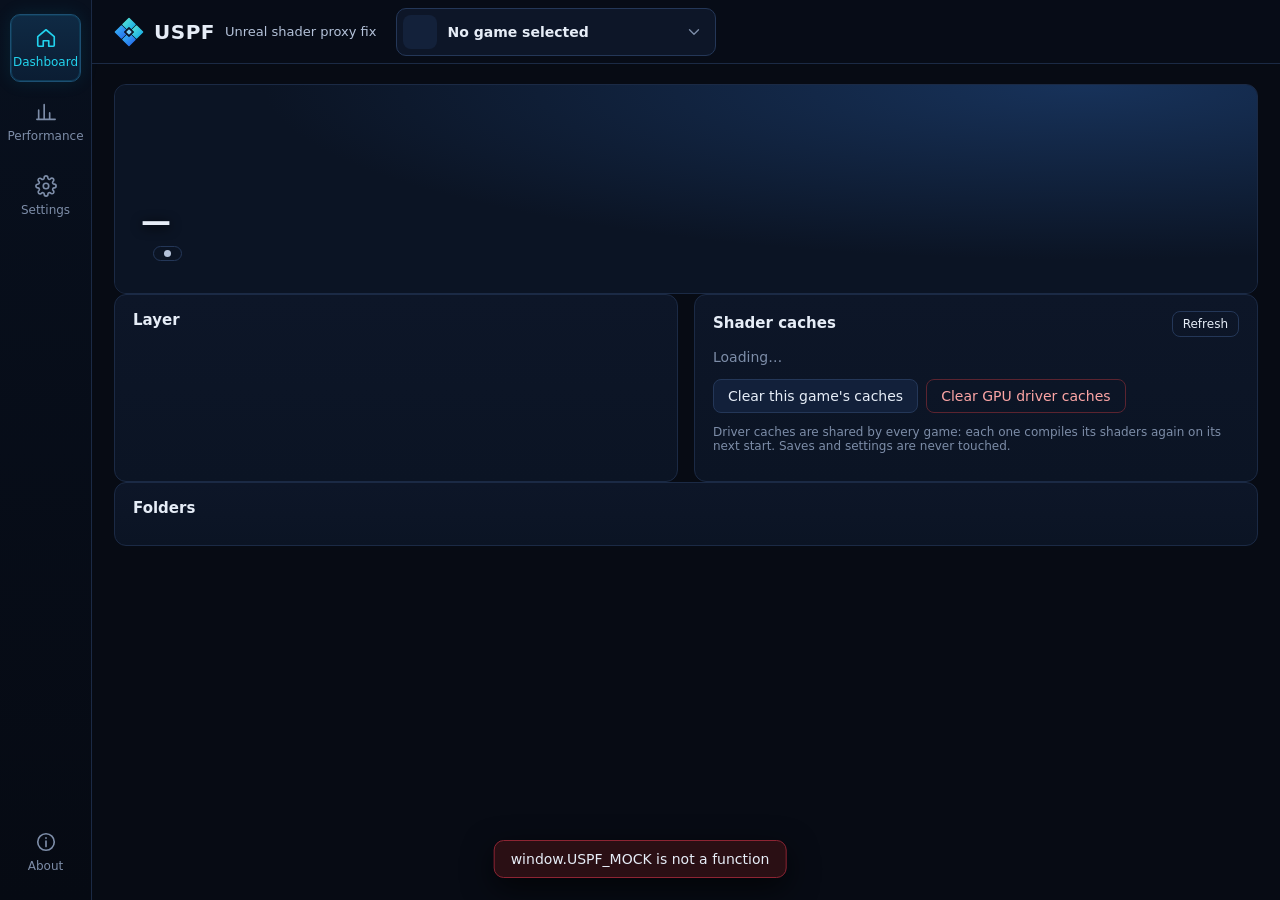
<file: source/web/index.html>
<!doctype html>
<html lang="en">
<head>
<meta charset="utf-8">
<meta name="viewport" content="width=device-width, initial-scale=1">
<title>USPF</title>
<link rel="stylesheet" href="uPlot.min.css">
<link rel="stylesheet" href="app.css">
</head>
<body>
<div class="app">
  <aside class="nav" aria-label="Sections">
    <button class="nav-item active" data-tab="dashboard" title="Dashboard">
      <svg viewBox="0 0 24 24"><path d="M3 10.5 12 3l9 7.5V20a1 1 0 0 1-1 1h-5v-6H9v6H4a1 1 0 0 1-1-1z"/></svg>
      <span>Dashboard</span>
    </button>
    <button class="nav-item" data-tab="performance" title="Performance">
      <svg viewBox="0 0 24 24"><path d="M4 20V10M10 20V4M16 20v-7M22 20H2"/></svg>
      <span>Performance</span>
    </button>
    <button class="nav-item" data-tab="settings" title="Settings">
      <svg viewBox="0 0 24 24"><circle cx="12" cy="12" r="3"/><path d="M19.4 15a1.7 1.7 0 0 0 .3 1.8l.1.1a2 2 0 1 1-2.8 2.8l-.1-.1a1.7 1.7 0 0 0-1.8-.3 1.7 1.7 0 0 0-1 1.5V21a2 2 0 1 1-4 0v-.1a1.7 1.7 0 0 0-1.1-1.5 1.7 1.7 0 0 0-1.8.3l-.1.1a2 2 0 1 1-2.8-2.8l.1-.1a1.7 1.7 0 0 0 .3-1.8 1.7 1.7 0 0 0-1.5-1H3a2 2 0 1 1 0-4h.1a1.7 1.7 0 0 0 1.5-1.1 1.7 1.7 0 0 0-.3-1.8l-.1-.1a2 2 0 1 1 2.8-2.8l.1.1a1.7 1.7 0 0 0 1.8.3H9a1.7 1.7 0 0 0 1-1.5V3a2 2 0 1 1 4 0v.1a1.7 1.7 0 0 0 1 1.5 1.7 1.7 0 0 0 1.8-.3l.1-.1a2 2 0 1 1 2.8 2.8l-.1.1a1.7 1.7 0 0 0-.3 1.8V9a1.7 1.7 0 0 0 1.5 1H21a2 2 0 1 1 0 4h-.1a1.7 1.7 0 0 0-1.5 1z"/></svg>
      <span>Settings</span>
    </button>
    <div class="nav-spacer"></div>
    <button class="nav-item" data-tab="about" title="About">
      <svg viewBox="0 0 24 24"><circle cx="12" cy="12" r="9"/><path d="M12 11v6M12 7.5v.5"/></svg>
      <span>About</span>
    </button>
  </aside>

  <div class="main">
    <header class="topbar">
      <div class="brand"><img src="logo.svg" alt=""><b>USPF</b><span>Unreal shader proxy fix</span></div>
      <div class="game-picker" id="gamePicker">
        <button class="picker-button" id="pickerButton" aria-haspopup="listbox" aria-expanded="false">
          <span class="picker-icon" id="pickerIcon"></span>
          <span class="picker-text"><span id="pickerName">No game selected</span><small id="pickerSub"></small></span>
          <svg class="chev" viewBox="0 0 24 24"><path d="m6 9 6 6 6-6"/></svg>
        </button>
        <div class="picker-menu" id="pickerMenu" role="listbox" hidden>
          <input class="picker-search" id="pickerSearch" placeholder="Search games" autocomplete="off">
          <div class="picker-list" id="pickerList"></div>
          <div class="picker-actions">
            <button class="btn ghost small" id="addGame">+ Add game</button>
            <button class="btn ghost small" id="gameFolders">Game folders…</button>
            <button class="btn ghost small" id="rescan">Rescan</button>
          </div>
        </div>
      </div>
      <div class="topbar-right" id="topStatus"></div>
    </header>

    <main class="content">
      <!-- DASHBOARD -->
      <section class="tab active" id="tab-dashboard">
        <div class="empty" id="dashEmpty" hidden>
          <h2>No Unreal games found</h2>
          <p>USPF looks through your Steam, Epic Games and GOG libraries. Add a game by its .exe if it isn't listed.</p>
          <button class="btn primary" data-action="addGame">+ Add game</button>
        </div>
        <div id="dashBody">
          <div class="hero card" id="hero">
            <div class="hero-art" id="heroArt"></div>
            <div class="hero-text">
              <h1 id="heroName">—</h1>
              <div class="hero-meta"><span id="heroSource"></span><span class="pill" id="heroPill"></span></div>
              <div class="hero-path" id="heroPath"></div>
            </div>
          </div>
          <div class="alerts" id="alerts"></div>
          <div class="tiles" id="dashTiles"></div>
          <div class="grid-2">
            <div class="card">
              <div class="card-head"><h3>Layer</h3><span class="muted small" id="layerNote"></span></div>
              <div class="rows" id="layerRows"></div>
              <div class="actions" id="layerActions"></div>
            </div>
            <div class="card">
              <div class="card-head"><h3>Shader caches</h3><button class="btn ghost small" id="cacheRefresh">Refresh</button></div>
              <div class="rows" id="cacheRows"><div class="muted">Loading…</div></div>
              <div class="actions">
                <button class="btn" id="clearGameCache">Clear this game's caches</button>
                <button class="btn danger-ghost" id="clearDriverCache">Clear GPU driver caches</button>
              </div>
              <p class="muted small">Driver caches are shared by every game: each one compiles its shaders again on its next start. Saves and settings are never touched.</p>
            </div>
          </div>
          <div class="card">
            <div class="card-head"><h3>Folders</h3></div>
            <div class="folders" id="folders"></div>
          </div>
        </div>
      </section>

      <!-- PERFORMANCE -->
      <section class="tab" id="tab-performance">
        <div class="toolbar">
          <label class="field-inline">Run
            <select id="runSelect"></select>
          </label>
          <span class="pill" id="runPill"></span>
          <span class="muted small" id="runMeta"></span>
          <div class="toolbar-spacer"></div>
          <button class="btn ghost small" id="runsRefresh">Refresh</button>
        </div>
        <div class="empty" id="perfEmpty" hidden>
          <h2>No runs yet</h2>
          <p>Install the layer and play the game: every session writes a run log that shows up here.</p>
        </div>
        <div id="perfBody">
          <div class="tiles" id="perfTiles"></div>
          <div class="card chart-card">
            <div class="card-head"><h3>Frame rate</h3></div>
            <div class="chart" id="fpsChart"></div>
          </div>
          <div class="card chart-card">
            <div class="card-head"><h3>Frame time</h3><span class="muted small" id="ftNote"></span></div>
            <div class="chart" id="ftChart"></div>
          </div>
          <div class="grid-2">
            <div class="card">
              <div class="card-head"><h3>Hitches</h3><span class="muted small" id="hitchNote"></span></div>
              <div class="table-wrap"><table class="table" id="hitchTable"></table></div>
            </div>
            <div class="card">
              <div class="card-head"><h3>Run summary</h3></div>
              <pre class="summary" id="runText"></pre>
            </div>
          </div>
          <div class="card chart-card">
            <div class="card-head"><h3>All runs of this game</h3><span class="muted small">Average and lows per run, oldest to newest.</span></div>
            <div class="chart short" id="trendChart"></div>
            <div class="table-wrap"><table class="table" id="runsTable"></table></div>
          </div>
        </div>
      </section>

      <!-- SETTINGS -->
      <section class="tab" id="tab-settings">
        <div class="toolbar">
          <div class="segmented" id="settingsMode">
            <button data-mode="basic" class="active">Basic</button>
            <button data-mode="advanced">Advanced</button>
          </div>
          <span class="muted small" id="iniPath"></span>
          <div class="toolbar-spacer"></div>
          <button class="btn ghost" id="iniOpen">Open folder</button>
          <button class="btn ghost" id="iniReset">Reset to defaults</button>
          <button class="btn primary" id="iniSave" disabled>Save</button>
        </div>
        <div class="empty" id="settingsEmpty" hidden>
          <h2>Install the layer first</h2>
          <p>Settings live in d3d12async.ini next to the game's executable. It's created when you install.</p>
        </div>
        <div class="settings-grid" id="settingsGrid"></div>
        <p class="muted small settings-foot">Changes apply the next time the game starts. Hover the ? for what each option does.</p>
      </section>

      <!-- ABOUT -->
      <section class="tab" id="tab-about">
        <div class="card about">
          <div class="about-brand">
            <img src="logo.svg" alt="">
            <div><h1>USPF</h1><div class="accent">Unreal shader proxy fix</div></div>
          </div>
          <div class="about-text">
            <div class="version" id="aboutVersion"></div>
            <p>Removes shader-compilation stutter in DirectX 12 Unreal Engine games. A d3d12.dll layer compiles new pipelines in the background and skips the draws that need them until they're ready, instead of freezing the game.</p>
          </div>
          <div class="about-actions">
            <button class="btn primary" id="checkUpdate">Check for updates</button>
            <button class="btn ghost" id="githubLink" title="github.com/RedMatterGG/USPF-Unreal-shader-proxy-fix">GitHub</button>
          </div>
        </div>
        <div class="card" id="updateCard" hidden>
          <div class="card-head"><h3>Updates</h3></div>
          <div id="updateBody"></div>
        </div>
        <div class="card">
          <div class="card-head"><h3>Notes</h3></div>
          <ul class="notes">
            <li>Single-player and offline use only. A replaced d3d12.dll can be flagged by anti-cheat; USPF refuses games that ship one unless you confirm.</li>
            <li>Nothing is installed system-wide. USPF writes d3d12.dll and d3d12async.ini next to the game's executable, and an optional marked block in the game's Engine.ini.</li>
            <li>Run logs are copied to %LOCALAPPDATA%\USPF\runs so their history survives the game folder keeping only the latest run.</li>
          </ul>
          <p class="muted small">© 2026 Meower · MIT License · Charts by uPlot (MIT) · Microsoft Edge WebView2</p>
        </div>
      </section>
    </main>
  </div>
</div>

<div class="modal-back" id="modal" hidden>
  <div class="modal" role="dialog" aria-modal="true" aria-labelledby="modalTitle">
    <h3 id="modalTitle"></h3>
    <div id="modalBody"></div>
    <div class="actions right" id="modalActions"></div>
  </div>
</div>
<div class="toast" id="toast" hidden></div>
<div class="tip" id="tip" hidden></div>

<script src="uPlot.iife.min.js"></script>
<script src="app.js"></script>
</body>
</html>
</file>
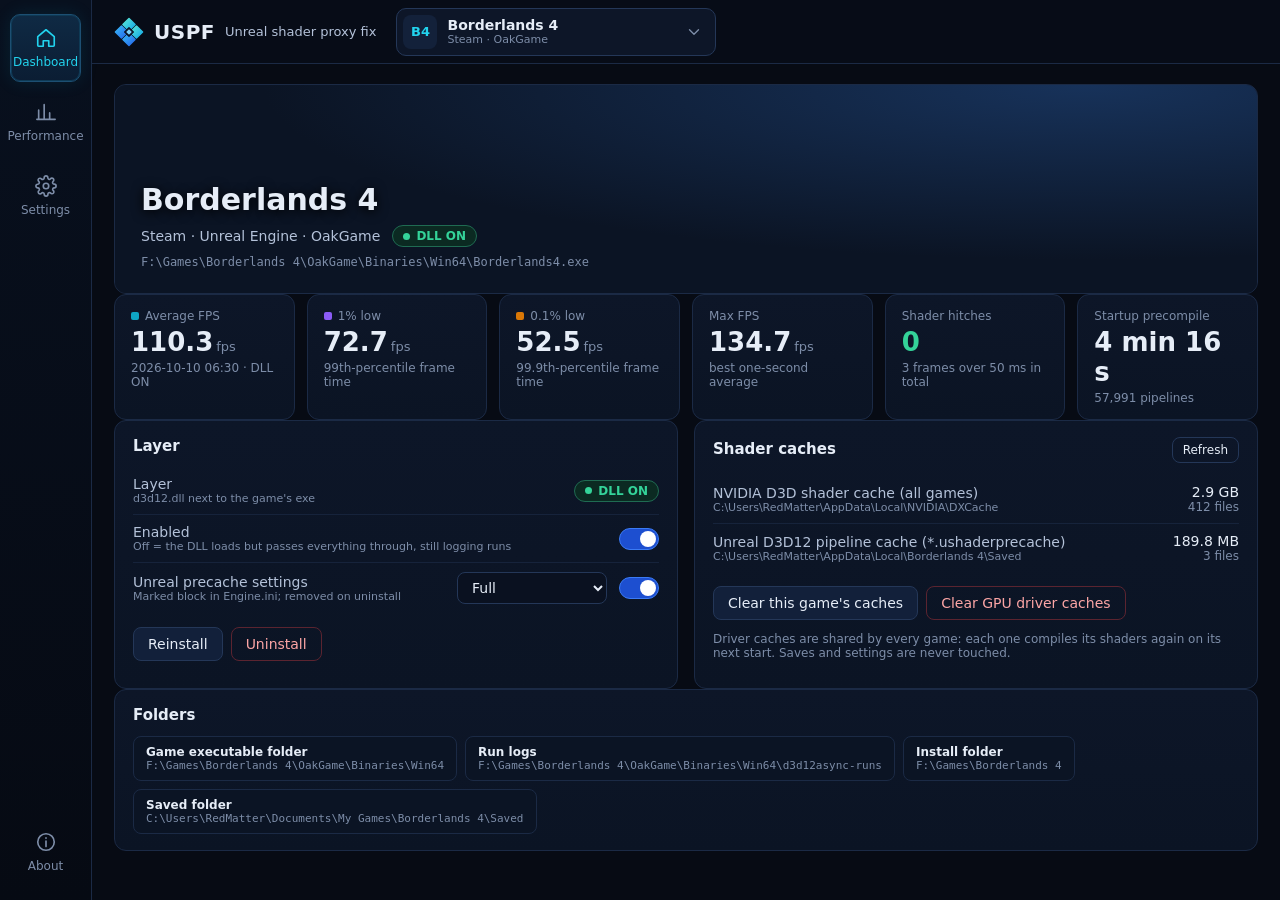
<file: source/web/dev/index.html>
<!doctype html>
<html lang="en">
<head>
<meta charset="utf-8">
<meta name="viewport" content="width=device-width, initial-scale=1">
<title>USPF</title>
<link rel="stylesheet" href="../uPlot.min.css">
<link rel="stylesheet" href="../app.css">
</head>
<body>
<div class="app">
  <aside class="nav" aria-label="Sections">
    <button class="nav-item active" data-tab="dashboard" title="Dashboard">
      <svg viewBox="0 0 24 24"><path d="M3 10.5 12 3l9 7.5V20a1 1 0 0 1-1 1h-5v-6H9v6H4a1 1 0 0 1-1-1z"/></svg>
      <span>Dashboard</span>
    </button>
    <button class="nav-item" data-tab="performance" title="Performance">
      <svg viewBox="0 0 24 24"><path d="M4 20V10M10 20V4M16 20v-7M22 20H2"/></svg>
      <span>Performance</span>
    </button>
    <button class="nav-item" data-tab="settings" title="Settings">
      <svg viewBox="0 0 24 24"><circle cx="12" cy="12" r="3"/><path d="M19.4 15a1.7 1.7 0 0 0 .3 1.8l.1.1a2 2 0 1 1-2.8 2.8l-.1-.1a1.7 1.7 0 0 0-1.8-.3 1.7 1.7 0 0 0-1 1.5V21a2 2 0 1 1-4 0v-.1a1.7 1.7 0 0 0-1.1-1.5 1.7 1.7 0 0 0-1.8.3l-.1.1a2 2 0 1 1-2.8-2.8l.1-.1a1.7 1.7 0 0 0 .3-1.8 1.7 1.7 0 0 0-1.5-1H3a2 2 0 1 1 0-4h.1a1.7 1.7 0 0 0 1.5-1.1 1.7 1.7 0 0 0-.3-1.8l-.1-.1a2 2 0 1 1 2.8-2.8l.1.1a1.7 1.7 0 0 0 1.8.3H9a1.7 1.7 0 0 0 1-1.5V3a2 2 0 1 1 4 0v.1a1.7 1.7 0 0 0 1 1.5 1.7 1.7 0 0 0 1.8-.3l.1-.1a2 2 0 1 1 2.8 2.8l-.1.1a1.7 1.7 0 0 0-.3 1.8V9a1.7 1.7 0 0 0 1.5 1H21a2 2 0 1 1 0 4h-.1a1.7 1.7 0 0 0-1.5 1z"/></svg>
      <span>Settings</span>
    </button>
    <div class="nav-spacer"></div>
    <button class="nav-item" data-tab="about" title="About">
      <svg viewBox="0 0 24 24"><circle cx="12" cy="12" r="9"/><path d="M12 11v6M12 7.5v.5"/></svg>
      <span>About</span>
    </button>
  </aside>

  <div class="main">
    <header class="topbar">
      <div class="brand"><img src="../logo.svg" alt=""><b>USPF</b><span>Unreal shader proxy fix</span></div>
      <div class="game-picker" id="gamePicker">
        <button class="picker-button" id="pickerButton" aria-haspopup="listbox" aria-expanded="false">
          <span class="picker-icon" id="pickerIcon"></span>
          <span class="picker-text"><span id="pickerName">No game selected</span><small id="pickerSub"></small></span>
          <svg class="chev" viewBox="0 0 24 24"><path d="m6 9 6 6 6-6"/></svg>
        </button>
        <div class="picker-menu" id="pickerMenu" role="listbox" hidden>
          <input class="picker-search" id="pickerSearch" placeholder="Search games" autocomplete="off">
          <div class="picker-list" id="pickerList"></div>
          <div class="picker-actions">
            <button class="btn ghost small" id="addGame">+ Add game</button>
            <button class="btn ghost small" id="gameFolders">Game folders…</button>
            <button class="btn ghost small" id="rescan">Rescan</button>
          </div>
        </div>
      </div>
      <div class="topbar-right" id="topStatus"></div>
    </header>

    <main class="content">
      <!-- DASHBOARD -->
      <section class="tab active" id="tab-dashboard">
        <div class="empty" id="dashEmpty" hidden>
          <h2>No Unreal games found</h2>
          <p>USPF looks through your Steam, Epic Games and GOG libraries. Add a game by its .exe if it isn't listed.</p>
          <button class="btn primary" data-action="addGame">+ Add game</button>
        </div>
        <div id="dashBody">
          <div class="hero card" id="hero">
            <div class="hero-art" id="heroArt"></div>
            <div class="hero-text">
              <h1 id="heroName">—</h1>
              <div class="hero-meta"><span id="heroSource"></span><span class="pill" id="heroPill"></span></div>
              <div class="hero-path" id="heroPath"></div>
            </div>
          </div>
          <div class="alerts" id="alerts"></div>
          <div class="tiles" id="dashTiles"></div>
          <div class="grid-2">
            <div class="card">
              <div class="card-head"><h3>Layer</h3><span class="muted small" id="layerNote"></span></div>
              <div class="rows" id="layerRows"></div>
              <div class="actions" id="layerActions"></div>
            </div>
            <div class="card">
              <div class="card-head"><h3>Shader caches</h3><button class="btn ghost small" id="cacheRefresh">Refresh</button></div>
              <div class="rows" id="cacheRows"><div class="muted">Loading…</div></div>
              <div class="actions">
                <button class="btn" id="clearGameCache">Clear this game's caches</button>
                <button class="btn danger-ghost" id="clearDriverCache">Clear GPU driver caches</button>
              </div>
              <p class="muted small">Driver caches are shared by every game: each one compiles its shaders again on its next start. Saves and settings are never touched.</p>
            </div>
          </div>
          <div class="card">
            <div class="card-head"><h3>Folders</h3></div>
            <div class="folders" id="folders"></div>
          </div>
        </div>
      </section>

      <!-- PERFORMANCE -->
      <section class="tab" id="tab-performance">
        <div class="toolbar">
          <label class="field-inline">Run
            <select id="runSelect"></select>
          </label>
          <span class="pill" id="runPill"></span>
          <span class="muted small" id="runMeta"></span>
          <div class="toolbar-spacer"></div>
          <button class="btn ghost small" id="runsRefresh">Refresh</button>
        </div>
        <div class="empty" id="perfEmpty" hidden>
          <h2>No runs yet</h2>
          <p>Install the layer and play the game: every session writes a run log that shows up here.</p>
        </div>
        <div id="perfBody">
          <div class="tiles" id="perfTiles"></div>
          <div class="card chart-card">
            <div class="card-head"><h3>Frame rate</h3></div>
            <div class="chart" id="fpsChart"></div>
          </div>
          <div class="card chart-card">
            <div class="card-head"><h3>Frame time</h3><span class="muted small" id="ftNote"></span></div>
            <div class="chart" id="ftChart"></div>
          </div>
          <div class="grid-2">
            <div class="card">
              <div class="card-head"><h3>Hitches</h3><span class="muted small" id="hitchNote"></span></div>
              <div class="table-wrap"><table class="table" id="hitchTable"></table></div>
            </div>
            <div class="card">
              <div class="card-head"><h3>Run summary</h3></div>
              <pre class="summary" id="runText"></pre>
            </div>
          </div>
          <div class="card chart-card">
            <div class="card-head"><h3>All runs of this game</h3><span class="muted small">Average and lows per run, oldest to newest.</span></div>
            <div class="chart short" id="trendChart"></div>
            <div class="table-wrap"><table class="table" id="runsTable"></table></div>
          </div>
        </div>
      </section>

      <!-- SETTINGS -->
      <section class="tab" id="tab-settings">
        <div class="toolbar">
          <div class="segmented" id="settingsMode">
            <button data-mode="basic" class="active">Basic</button>
            <button data-mode="advanced">Advanced</button>
          </div>
          <span class="muted small" id="iniPath"></span>
          <div class="toolbar-spacer"></div>
          <button class="btn ghost" id="iniOpen">Open folder</button>
          <button class="btn ghost" id="iniReset">Reset to defaults</button>
          <button class="btn primary" id="iniSave" disabled>Save</button>
        </div>
        <div class="empty" id="settingsEmpty" hidden>
          <h2>Install the layer first</h2>
          <p>Settings live in d3d12async.ini next to the game's executable. It's created when you install.</p>
        </div>
        <div class="settings-grid" id="settingsGrid"></div>
        <p class="muted small settings-foot">Changes apply the next time the game starts. Hover the ? for what each option does.</p>
      </section>

      <!-- ABOUT -->
      <section class="tab" id="tab-about">
        <div class="card about">
          <div class="about-brand">
            <img src="../logo.svg" alt="">
            <div><h1>USPF</h1><div class="accent">Unreal shader proxy fix</div></div>
          </div>
          <div class="about-text">
            <div class="version" id="aboutVersion"></div>
            <p>Removes shader-compilation stutter in DirectX 12 Unreal Engine games. A d3d12.dll layer compiles new pipelines in the background and skips the draws that need them until they're ready, instead of freezing the game.</p>
          </div>
          <div class="about-actions">
            <button class="btn primary" id="checkUpdate">Check for updates</button>
            <button class="btn ghost" id="githubLink" title="github.com/RedMatterGG/USPF-Unreal-shader-proxy-fix">GitHub</button>
          </div>
        </div>
        <div class="card" id="updateCard" hidden>
          <div class="card-head"><h3>Updates</h3></div>
          <div id="updateBody"></div>
        </div>
        <div class="card">
          <div class="card-head"><h3>Notes</h3></div>
          <ul class="notes">
            <li>Single-player and offline use only. A replaced d3d12.dll can be flagged by anti-cheat; USPF refuses games that ship one unless you confirm.</li>
            <li>Nothing is installed system-wide. USPF writes d3d12.dll and d3d12async.ini next to the game's executable, and an optional marked block in the game's Engine.ini.</li>
            <li>Run logs are copied to %LOCALAPPDATA%\USPF\runs so their history survives the game folder keeping only the latest run.</li>
          </ul>
          <p class="muted small">© 2026 Meower · MIT License · Charts by uPlot (MIT) · Microsoft Edge WebView2</p>
        </div>
      </section>
    </main>
  </div>
</div>

<div class="modal-back" id="modal" hidden>
  <div class="modal" role="dialog" aria-modal="true" aria-labelledby="modalTitle">
    <h3 id="modalTitle"></h3>
    <div id="modalBody"></div>
    <div class="actions right" id="modalActions"></div>
  </div>
</div>
<div class="toast" id="toast" hidden></div>
<div class="tip" id="tip" hidden></div>

<script src="mockdata.js"></script><script src="mock.js"></script><script src="../uPlot.iife.min.js"></script>
<script src="../app.js"></script>
</body>
</html>
</file>
<file: source/web/app.css>
:root {
  --bg: #070b14;
  --bg-2: #0a1120;
  --card: #0d1628;
  --card-2: #111d33;
  --line: #1b2a45;
  --line-2: #243758;
  --text: #e6edf7;
  --text-2: #b4c2d9;
  --muted: #7d8da8;
  --accent: #22d3ee;
  --accent-2: #0ea5c4;
  --blue: #2563eb;
  --blue-2: #3b82f6;
  --good: #34d399;
  --warn: #fbbf24;
  --bad: #f87171;
  --series-1: #0ea5c4;
  --series-2: #8b5cf6;
  --series-3: #d97706;
  --radius: 12px;
  color-scheme: dark;
  font-family: "Segoe UI Variable Text", "Segoe UI", system-ui, sans-serif;
  font-size: 14px;
}
* { box-sizing: border-box; }
html, body { margin: 0; height: 100%; background: var(--bg); color: var(--text); overflow: hidden; }
button, input, select { font: inherit; color: inherit; }
svg { fill: none; stroke: currentColor; stroke-width: 1.8; stroke-linecap: round; stroke-linejoin: round; }
h1, h2, h3 { margin: 0; font-weight: 600; }
h3 { font-size: 15px; }
.muted { color: var(--muted); }
.small { font-size: 12px; }
[hidden] { display: none !important; }

.app { display: flex; height: 100vh; }

/* left navigation */
.nav { width: 92px; flex: none; display: flex; flex-direction: column; gap: 6px; padding: 14px 10px;
  background: linear-gradient(180deg, #08101e, #060a13); border-right: 1px solid var(--line); }
.nav-item { display: flex; flex-direction: column; align-items: center; gap: 6px; padding: 12px 4px; border-radius: 10px;
  border: 1px solid transparent; background: none; color: var(--muted); cursor: pointer; font-size: 12px; }
.nav-item svg { width: 22px; height: 22px; }
.nav-item:hover { color: var(--text); background: #0f1a2e; }
.nav-item.active { color: var(--accent); background: linear-gradient(180deg, #0f2a44, #0b1d33); border-color: #1d4f72;
  box-shadow: 0 0 0 1px #0e3a55 inset, 0 0 18px #0ea5c41f; }
.nav-spacer { flex: 1; }

.main { flex: 1; display: flex; flex-direction: column; min-width: 0; }
.topbar { height: 64px; flex: none; display: flex; align-items: center; gap: 20px; padding: 0 22px; border-bottom: 1px solid var(--line);
  background: #070c17; }
.brand { display: flex; align-items: center; gap: 10px; white-space: nowrap; }
.brand img { width: 30px; height: 30px; }
.brand b { font-size: 20px; letter-spacing: .5px; }
.brand span { color: var(--text-2); font-size: 13px; }
.topbar-right { margin-left: auto; display: flex; gap: 8px; align-items: center; }

/* game picker */
.game-picker { position: relative; }
.picker-button { display: flex; align-items: center; gap: 10px; min-width: 320px; max-width: 460px; padding: 6px 12px 6px 6px;
  border-radius: 10px; border: 1px solid var(--line-2); background: var(--card); cursor: pointer; text-align: left; }
.picker-button:hover { border-color: #2f4a75; }
.picker-icon { width: 34px; height: 34px; border-radius: 8px; flex: none; background: #13213a center/cover no-repeat;
  display: grid; place-items: center; font-weight: 700; color: var(--accent); font-size: 13px; }
.picker-text { display: flex; flex-direction: column; min-width: 0; flex: 1; }
.picker-text span { overflow: hidden; text-overflow: ellipsis; white-space: nowrap; font-weight: 600; }
.picker-text small { color: var(--muted); font-size: 11px; text-transform: capitalize; }
.chev { width: 18px; height: 18px; color: var(--muted); }
.picker-menu { position: absolute; top: calc(100% + 6px); left: 0; width: 460px; z-index: 30; background: #0c1527;
  border: 1px solid var(--line-2); border-radius: 12px; box-shadow: 0 18px 40px #000a; padding: 8px; }
.picker-search { width: 100%; padding: 8px 10px; border-radius: 8px; border: 1px solid var(--line); background: var(--bg-2); outline: none; }
.picker-search:focus { border-color: var(--accent-2); }
.picker-list { max-height: 360px; overflow: auto; margin: 6px 0; }
.picker-row { display: flex; align-items: center; gap: 10px; padding: 7px 8px; border-radius: 8px; cursor: pointer; }
.picker-row:hover, .picker-row.sel { background: #13213a; }
.picker-row .picker-icon { width: 30px; height: 30px; }
.picker-row div { min-width: 0; }
.picker-row b { display: block; font-weight: 500; overflow: hidden; text-overflow: ellipsis; white-space: nowrap; }
.picker-row small { color: var(--muted); text-transform: capitalize; }
.picker-row .pill { margin-left: auto; }
.picker-actions { display: flex; gap: 8px; border-top: 1px solid var(--line); padding-top: 8px; }

.content { flex: 1; overflow: auto; padding: 20px 22px 28px; }
.tab { display: none; flex-direction: column; gap: 16px; max-width: 1500px; margin: 0 auto; }
.tab.active { display: flex; }

/* cards */
.card { background: linear-gradient(180deg, var(--card), #0b1424); border: 1px solid var(--line); border-radius: var(--radius); padding: 16px 18px; }
.card-head { display: flex; align-items: baseline; gap: 12px; margin-bottom: 12px; }
.card-head .btn { margin-left: auto; }
.grid-2 { display: grid; grid-template-columns: 1fr 1fr; gap: 16px; }
.grid-2 > * { min-width: 0; }  /* let wide content (the run summary) scroll inside its card */
@media (max-width: 1150px) { .grid-2 { grid-template-columns: 1fr; } }

/* buttons */
.btn { padding: 8px 14px; border-radius: 8px; border: 1px solid var(--line-2); background: #12203a; cursor: pointer; white-space: nowrap; }
.btn:hover:not(:disabled) { border-color: #36547f; background: #172a4a; }
.btn:disabled { opacity: .45; cursor: default; }
.btn.primary { background: linear-gradient(180deg, #2b6ff0, #1d4fd0); border-color: #3b7bf5; font-weight: 600; }
.btn.primary:hover:not(:disabled) { background: linear-gradient(180deg, #3a7cf6, #2459dc); }
.btn.ghost { background: transparent; }
.btn.danger { background: #5b1620; border-color: #8d2433; }
.btn.danger:hover:not(:disabled) { background: #74202c; }
.btn.danger-ghost { background: transparent; border-color: #5b2430; color: #fca5a5; }
.btn.small { padding: 5px 10px; font-size: 12px; }
.actions { display: flex; flex-wrap: wrap; gap: 8px; margin-top: 14px; }
.actions.right { justify-content: flex-end; }

.pill { display: inline-flex; align-items: center; gap: 6px; padding: 3px 10px; border-radius: 999px; font-size: 12px; font-weight: 600;
  border: 1px solid var(--line-2); color: var(--text-2); white-space: nowrap; }
.pill::before { content: ""; width: 7px; height: 7px; border-radius: 50%; background: currentColor; }
.pill.on { color: var(--good); border-color: #1f6b52; background: #0b2a22; }
.pill.off { color: var(--warn); border-color: #6b5420; background: #2a210b; }
.pill.none { color: var(--muted); }
.pill.update { color: var(--accent); border-color: #1d5f73; background: #0b2430; }
.pill.bad { color: var(--bad); border-color: #6b2630; background: #2a0f14; }

/* hero */
.hero { position: relative; overflow: hidden; min-height: 210px; padding: 0; display: flex; align-items: flex-end; }
.hero-art { position: absolute; inset: 0; background: radial-gradient(120% 140% at 85% 0%, #17325a 0%, #0b1424 60%) center/cover no-repeat; }
.hero-art.has-art { background-size: cover; background-position: center 30%; }
.hero-art.has-art::after { content: ""; position: absolute; inset: 0;
  background: linear-gradient(90deg, #070b14f2 0%, #070b14b8 38%, #070b1433 70%, #070b1400 100%), linear-gradient(0deg, #070b14cc, #070b1400 55%); }
.hero-art.icon-art { background-size: 150px; background-position: 92% 50%; }
.hero-art.icon-art::after { content: ""; position: absolute; inset: 0; background: linear-gradient(90deg, #0b1424 45%, #0b142400); }
.hero-text { position: relative; padding: 24px 26px; display: flex; flex-direction: column; gap: 8px; max-width: 70%; }
.hero-text h1 { font-size: 30px; text-shadow: 0 2px 12px #000; }
.hero-meta { display: flex; gap: 12px; align-items: center; color: var(--text-2); text-transform: capitalize; }
.hero-path { color: var(--muted); font-size: 12px; font-family: Consolas, monospace; word-break: break-all; }

/* stat tiles */
.tiles { display: grid; grid-template-columns: repeat(auto-fit, minmax(170px, 1fr)); gap: 12px; }
.tile { background: linear-gradient(180deg, var(--card), #0b1424); border: 1px solid var(--line); border-radius: var(--radius); padding: 14px 16px;
  display: flex; flex-direction: column; gap: 4px; min-width: 0; }
.tile .label { color: var(--muted); font-size: 12px; display: flex; align-items: center; gap: 6px; }
.tile .label i { width: 8px; height: 8px; border-radius: 2px; display: inline-block; }
.tile .value { font-size: 26px; font-weight: 600; font-variant-numeric: tabular-nums; }
.tile .value small { font-size: 13px; color: var(--muted); font-weight: 400; margin-left: 3px; }
.tile .sub { color: var(--muted); font-size: 12px; }
.tile.good .value { color: var(--good); }
.tile.warn .value { color: var(--warn); }

/* rows (label: value) */
.rows { display: flex; flex-direction: column; }
.row { display: flex; align-items: center; gap: 12px; padding: 9px 0; border-bottom: 1px solid #16233b; min-height: 42px; }
.row:last-child { border-bottom: 0; }
.row .k { color: var(--text-2); flex: 1; min-width: 0; }
.row .k small { display: block; color: var(--muted); font-size: 11px; }
.row .v { color: var(--text); text-align: right; font-variant-numeric: tabular-nums; }

.alerts { display: flex; flex-direction: column; gap: 8px; }
.alert { display: flex; gap: 12px; align-items: center; padding: 11px 14px; border-radius: 10px; border: 1px solid; }
.alert svg { width: 20px; height: 20px; flex: none; }
.alert.warn { background: #241c0a; border-color: #5c4615; color: #fde68a; }
.alert.bad { background: #2a0f14; border-color: #6b2630; color: #fecaca; }
.alert.info { background: #0b2030; border-color: #1d4f72; color: #bae6fd; }
.alert .btn { margin-left: auto; }

.folders { display: flex; flex-wrap: wrap; gap: 8px; }
.folder { display: flex; flex-direction: column; align-items: flex-start; padding: 8px 12px; border-radius: 8px; border: 1px solid var(--line);
  background: #0b1424; cursor: pointer; max-width: 100%; text-align: left; }
.folder:hover { border-color: #36547f; }
.folder b { font-size: 12px; font-weight: 600; }
.folder span { font-size: 11px; color: var(--muted); font-family: Consolas, monospace; word-break: break-all; }

/* toggles, inputs */
.switch { position: relative; width: 40px; height: 22px; flex: none; }
.switch input { opacity: 0; position: absolute; inset: 0; margin: 0; cursor: pointer; z-index: 1; }
.switch span { position: absolute; inset: 0; border-radius: 999px; background: #1c2a44; border: 1px solid var(--line-2); transition: .15s; }
.switch span::after { content: ""; position: absolute; top: 2px; left: 2px; width: 16px; height: 16px; border-radius: 50%; background: #9fb0cc; transition: .15s; }
.switch input:checked + span { background: #1d4fd0; border-color: #3b7bf5; }
.switch input:checked + span::after { transform: translateX(18px); background: #fff; }
.switch input:focus-visible + span { outline: 2px solid var(--accent); outline-offset: 2px; }
.input, select { background: var(--bg-2); border: 1px solid var(--line-2); border-radius: 8px; padding: 6px 10px; outline: none; }
.input:focus, select:focus { border-color: var(--accent-2); }
.input.num { width: 110px; text-align: right; font-variant-numeric: tabular-nums; }
select { min-width: 150px; cursor: pointer; }
.field-inline { display: flex; align-items: center; gap: 8px; color: var(--text-2); }

/* performance */
.toolbar { display: flex; align-items: center; gap: 12px; flex-wrap: wrap; }
.toolbar-spacer { flex: 1; }
.toolbar select { min-width: 320px; }
.chart-card { padding-bottom: 8px; }
.chart { width: 100%; height: 300px; }
.chart.short { height: 230px; }
.chart-empty { display: grid; place-items: center; height: 100%; color: var(--muted); }
.table-wrap { max-height: 320px; overflow: auto; }
.table { width: 100%; border-collapse: collapse; font-size: 13px; font-variant-numeric: tabular-nums; }
.table th { text-align: left; color: var(--muted); font-weight: 500; padding: 7px 10px; border-bottom: 1px solid var(--line); position: sticky; top: 0; background: #0c1527; }
.table td { padding: 7px 10px; border-bottom: 1px solid #142039; }
.table tr.click { cursor: pointer; }
.table tr.click:hover td { background: #101c33; }
.table tr.sel td { background: #0f2238; }
.table td.num, .table th.num { text-align: right; }
.cause { display: inline-flex; align-items: center; gap: 6px; }
.cause::before { content: ""; width: 7px; height: 7px; border-radius: 50%; background: var(--muted); }
.cause.shader::before { background: var(--bad); }
.summary { margin: 0; white-space: pre; font-family: Consolas, monospace; font-size: 11.5px; color: var(--text-2); max-height: 320px; overflow: auto; }

/* uPlot dark */
.u-legend { color: var(--text-2); font-size: 12px; }
.u-legend .u-marker { border-radius: 2px; }
.u-legend th { font-weight: 500; }
.u-legend .u-series:first-child { display: none; }  /* the x value; the tooltip line shows it */
.u-select { background: #22d3ee22; }
.u-cursor-pt { border-color: currentColor !important; }

/* settings */
.segmented { display: inline-flex; border: 1px solid var(--line-2); border-radius: 9px; overflow: hidden; }
.segmented button { padding: 7px 16px; border: 0; background: transparent; cursor: pointer; color: var(--text-2); }
.segmented button.active { background: #1a3360; color: #fff; }
.settings-grid { columns: 2 520px; column-gap: 16px; }
.settings-grid .card { break-inside: avoid; margin-bottom: 16px; }
.group-num { display: inline-grid; place-items: center; width: 24px; height: 24px; border-radius: 6px; border: 1px solid var(--line-2); font-size: 12px; color: var(--text-2); }
.set-row { display: flex; align-items: center; gap: 10px; padding: 8px 0; border-bottom: 1px solid #16233b; min-height: 44px; }
.set-row:last-child { border-bottom: 0; }
.set-row .name { flex: 1; min-width: 0; display: flex; align-items: center; gap: 6px; color: var(--text-2); }
.set-row .name code { font-family: inherit; }
.set-row .name small { color: var(--muted); }
.set-row.changed .name { color: var(--accent); }
.set-row .ctl { display: flex; align-items: center; gap: 8px; }
.set-row input[type=range] { width: 140px; accent-color: var(--blue-2); }
.help { width: 18px; height: 18px; border-radius: 50%; border: 1px solid var(--line-2); color: var(--muted); font-size: 11px; display: inline-grid; place-items: center; cursor: help; flex: none; }
.help:hover { color: var(--text); border-color: var(--accent-2); }
.badge { font-size: 10px; padding: 1px 6px; border-radius: 4px; background: #2a210b; color: var(--warn); border: 1px solid #5c4615; }
.default-note { font-size: 11px; color: var(--muted); }
.settings-foot { text-align: center; }

/* about */
.about { display: grid; grid-template-columns: auto 1fr auto; gap: 28px; align-items: center; padding: 26px 28px; }
.about-brand { display: flex; align-items: center; gap: 16px; padding-right: 28px; border-right: 1px solid var(--line); }
.about-brand img { width: 84px; height: 84px; }
.about-brand h1 { font-size: 36px; }
.about-brand .accent { color: #9fc4ff; font-size: 17px; }
.about-text .version { font-size: 18px; margin-bottom: 6px; }
.about-text p { color: var(--text-2); margin: 0; max-width: 560px; line-height: 1.5; }
.about-actions { display: flex; flex-direction: column; gap: 10px; min-width: 240px; }
.about-actions .btn { padding: 12px 16px; }
.notes { margin: 0 0 10px; padding-left: 18px; color: var(--text-2); line-height: 1.6; }
@media (max-width: 1100px) { .about { grid-template-columns: 1fr; } .about-brand { border-right: 0; padding-right: 0; } }

.empty { text-align: center; padding: 60px 20px; border: 1px dashed var(--line-2); border-radius: var(--radius); }
.empty p { color: var(--muted); max-width: 520px; margin: 10px auto 18px; }

/* modal, toast, tooltip */
.modal-back { position: fixed; inset: 0; background: #02050bb8; display: grid; place-items: center; z-index: 50; }
.modal { width: min(560px, 92vw); background: #0c1527; border: 1px solid var(--line-2); border-radius: 14px; padding: 20px 22px; box-shadow: 0 30px 70px #000; }
.modal h3 { font-size: 17px; margin-bottom: 12px; }
.modal p { color: var(--text-2); line-height: 1.5; }
.modal ul { padding-left: 18px; color: var(--text-2); }
.modal .input { width: 100%; margin-top: 6px; }
.toast { position: fixed; bottom: 22px; left: 50%; transform: translateX(-50%); background: #10203a; border: 1px solid var(--line-2); padding: 10px 16px;
  border-radius: 10px; box-shadow: 0 10px 30px #000a; z-index: 60; max-width: 70vw; }
.toast.bad { border-color: #8d2433; background: #2a0f14; }
.tip { position: fixed; z-index: 70; max-width: 420px; background: #0f1b31; border: 1px solid var(--line-2); border-radius: 8px; padding: 10px 12px;
  font-size: 12px; line-height: 1.5; color: var(--text-2); white-space: pre-wrap; pointer-events: none; box-shadow: 0 10px 30px #000a; }

::-webkit-scrollbar { width: 10px; height: 10px; }
::-webkit-scrollbar-thumb { background: #1c2a44; border-radius: 8px; border: 2px solid var(--bg); }
::-webkit-scrollbar-track { background: transparent; }

/* game folders dialog */
.chip { display: inline-block; margin-left: 6px; padding: 1px 7px; border-radius: 999px; font-size: 10.5px; border: 1px solid var(--line-2); color: var(--muted); }
.folder-list { display: flex; flex-direction: column; gap: 6px; max-height: 340px; overflow: auto; margin-top: 8px; }
.folder-row { display: flex; align-items: center; gap: 10px; padding: 6px 10px; border: 1px solid #16233b; border-radius: 8px; }
.folder-row code { flex: 1; min-width: 0; font-family: Consolas, monospace; font-size: 12px; overflow: hidden; text-overflow: ellipsis; white-space: nowrap; }
</file>
<file: source/web/uPlot.min.css>
.uplot, .uplot *, .uplot *::before, .uplot *::after {box-sizing: border-box;}.uplot {font-family: system-ui, -apple-system, "Segoe UI", Roboto, "Helvetica Neue", Arial, "Noto Sans", sans-serif, "Apple Color Emoji", "Segoe UI Emoji", "Segoe UI Symbol", "Noto Color Emoji";line-height: 1.5;width: min-content;}.u-title {text-align: center;font-size: 18px;font-weight: bold;}.u-wrap {position: relative;user-select: none;}.u-over, .u-under {position: absolute;}.u-under {overflow: hidden;}.uplot canvas {display: block;position: relative;width: 100%;height: 100%;}.u-axis {position: absolute;}.u-legend {font-size: 14px;margin: auto;text-align: center;}.u-inline {display: block;}.u-inline * {display: inline-block;}.u-inline tr {margin-right: 16px;}.u-legend th {font-weight: 600;}.u-legend th > * {vertical-align: middle;display: inline-block;}.u-legend .u-marker {width: 1em;height: 1em;margin-right: 4px;background-clip: padding-box !important;}.u-inline.u-live th::after {content: ":";vertical-align: middle;}.u-inline:not(.u-live) .u-value {display: none;}.u-series > * {padding: 4px;}.u-series th {cursor: pointer;}.u-legend .u-off > * {opacity: 0.3;}.u-select {background: rgba(0,0,0,0.07);position: absolute;pointer-events: none;}.u-cursor-x, .u-cursor-y {position: absolute;left: 0;top: 0;pointer-events: none;will-change: transform;}.u-hz .u-cursor-x, .u-vt .u-cursor-y {height: 100%;border-right: 1px dashed #607D8B;}.u-hz .u-cursor-y, .u-vt .u-cursor-x {width: 100%;border-bottom: 1px dashed #607D8B;}.u-cursor-pt {position: absolute;top: 0;left: 0;border-radius: 50%;border: 0 solid;pointer-events: none;will-change: transform;/*this has to be !important since we set inline "background" shorthand */background-clip: padding-box !important;}.u-axis.u-off, .u-select.u-off, .u-cursor-x.u-off, .u-cursor-y.u-off, .u-cursor-pt.u-off {display: none;}
</file>
